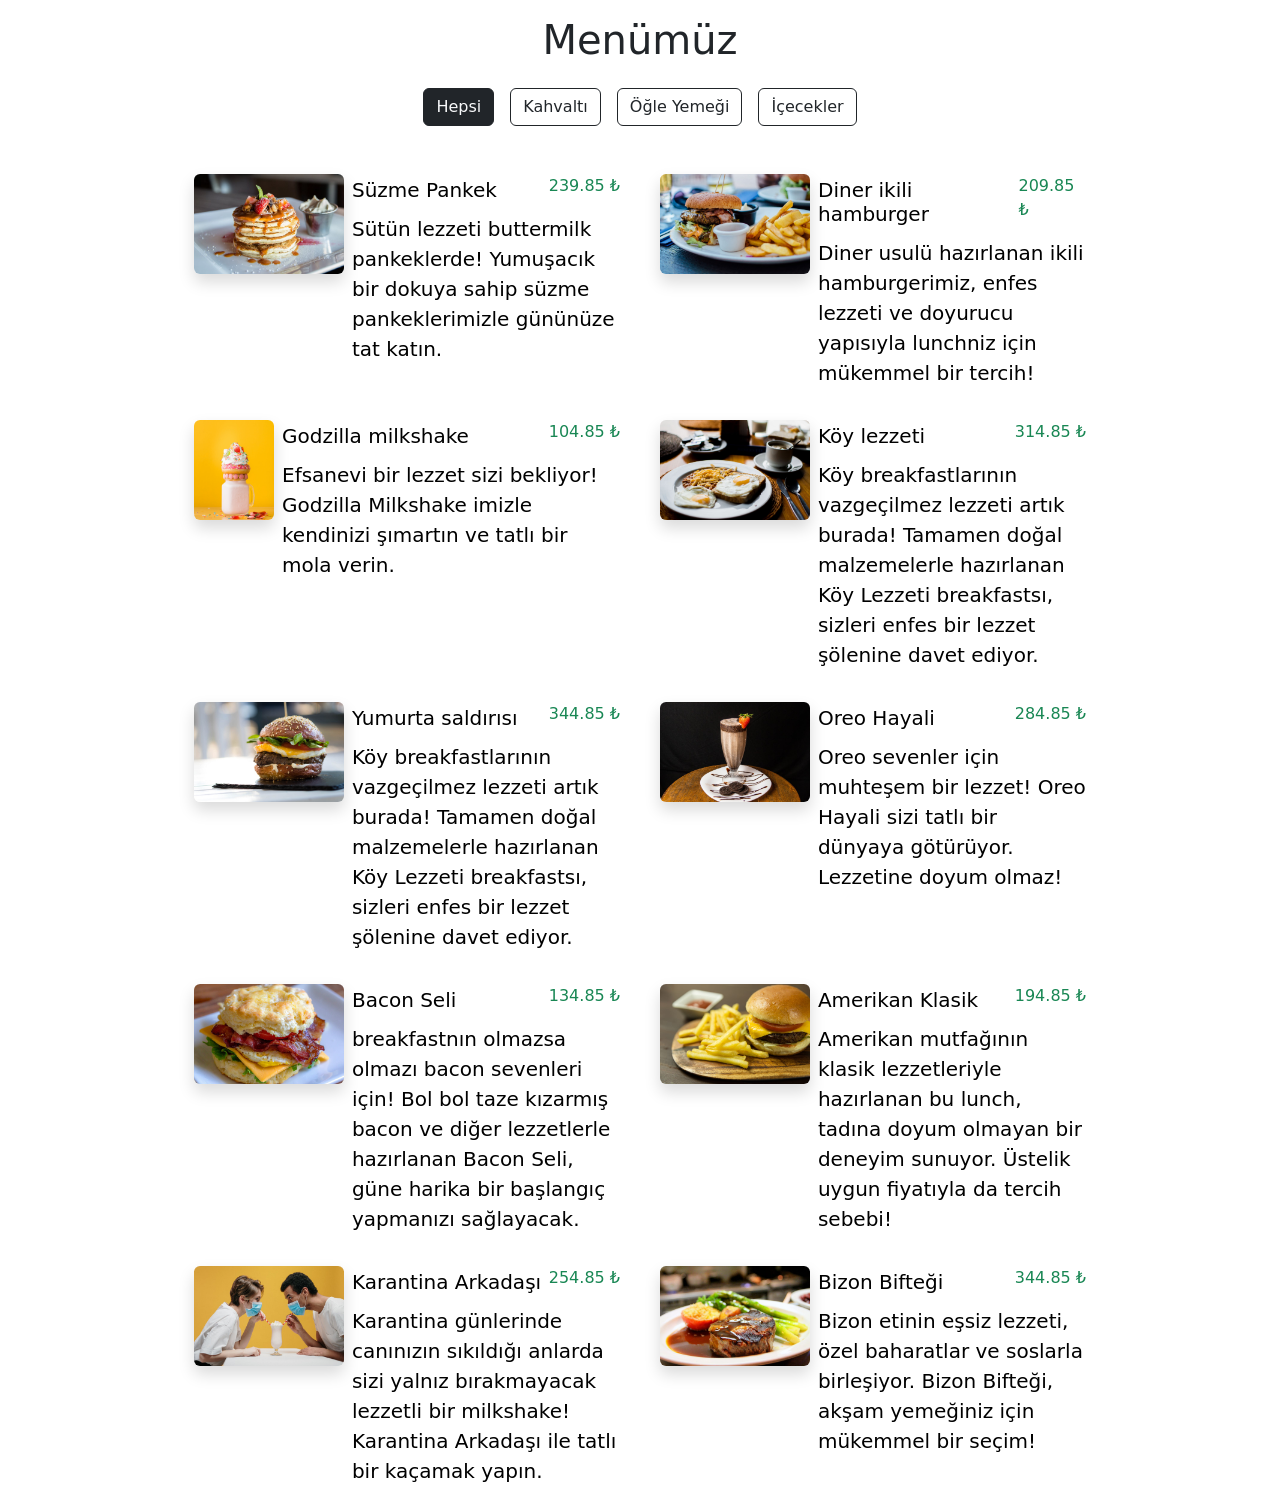
<file: index.html>
<!DOCTYPE html>
<html lang="en">
  <head>
    <meta charset="UTF-8" />
    <meta name="viewport" content="width=device-width, initial-scale=1.0" />
    <title>Ana Sayfa</title>
    <!-- Bootstrap cdn bağlantı -->
    <link
      href="https://cdn.jsdelivr.net/npm/bootstrap@5.3.3/dist/css/bootstrap.min.css"
      rel="stylesheet"
      integrity="sha384-QWTKZyjpPEjISv5WaRU9OFeRpok6YctnYmDr5pNlyT2bRjXh0JMhjY6hW+ALEwIH"
      crossorigin="anonymous"
    />

    <!-- Bootstrap icons -->
    <link
      rel="stylesheet"
      href="https://cdn.jsdelivr.net/npm/bootstrap-icons@1.11.3/font/bootstrap-icons.min.css"
    />

    <!-- Css bağlantı -->
    <link rel="stylesheet" href="style.css" />
  </head>
  <body>
    <!-- top area -->
    <h1 class="text-center my-3">Menümüz</h1>

    <!-- buttons area -->
    <div
      class="d-flex justify-content-center align-items-center gap-3 mt-4"
      id="buttons-area"
    >
      <!-- <button class="btn btn-outline-dark" data-category="all">Hepsi</button>
      <button class="btn btn-outline-dark" data-category="breakfast">
        Kahvaltı
      </button>
      <button class="btn btn-outline-dark" data-category="lunch">
        Öğle Yemeği
      </button>
      <button class="btn btn-outline-dark" data-category="shakes">
        İçecekler
      </button> -->
    </div>

    <!-- menu area -->
    <div class="row justify-content-center gap-3 mt-5" id="menu-area">
      <!-- <a
        id="card"
        class="text-decoration-none text-black d-flex flex-column flex-md-row gap-2"
        href="./productDetail.html"
      >
        <img src="./images/item-1.jpeg" alt="" class="rounded shadow" />
        <div>
          <div class="d-flex justify-content-between align-items-center">
            <h5>Süzme Pankek</h5>
            <p class="text-success">239.85 ₺</p>
          </div>
          <p class="lead">
            Sütün lezzeti buttermilk pankeklerde! Yumuşacık bir dokuya sahip
            süzme pankeklerimizle gününüze tat katın.
          </p>
        </div>
      </a>
  -->
    </div>

    <!-- js dosyası -->
    <script src="./js/main.js" type="module"></script>
  </body>
</html>
</file>
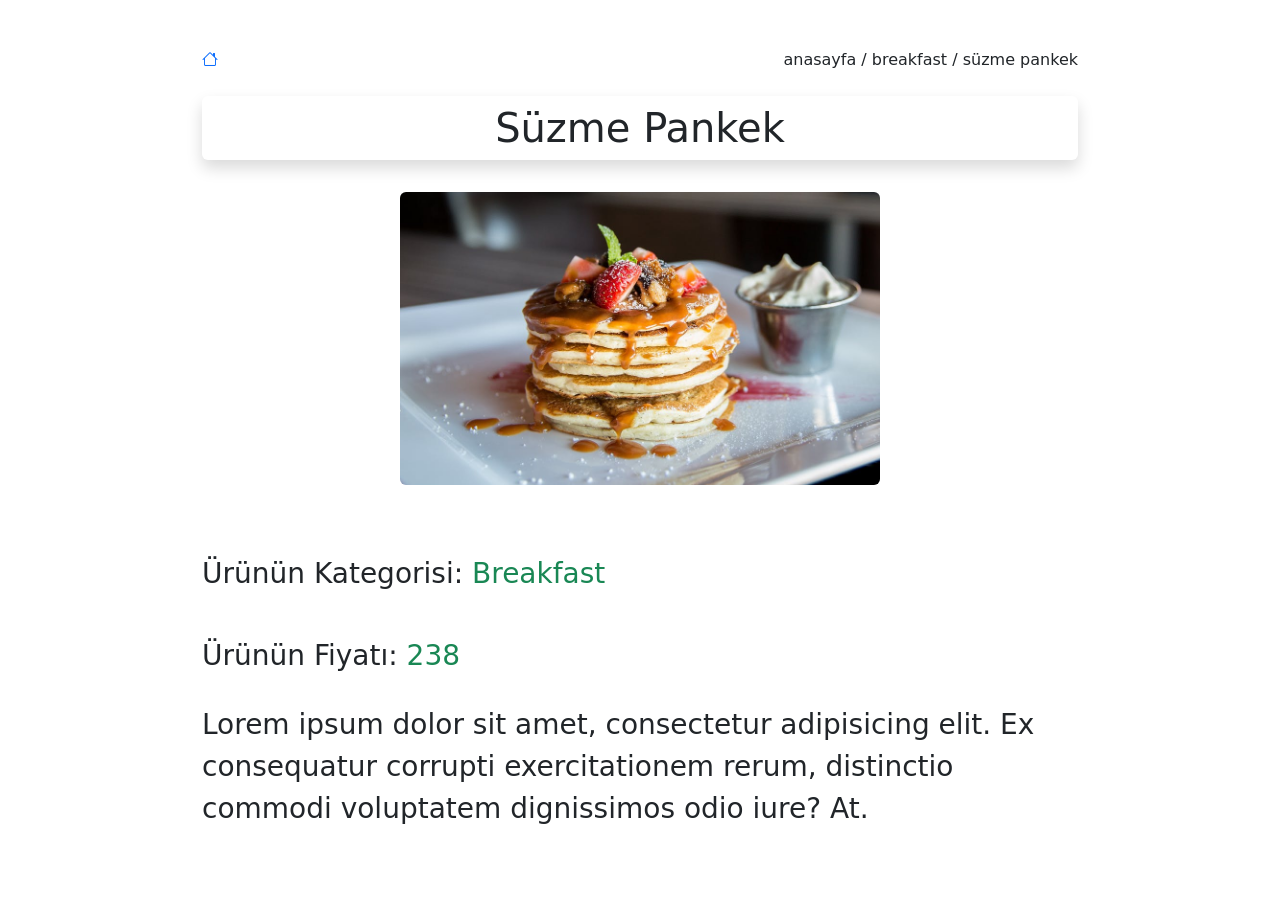
<file: productDetail.html>
<!DOCTYPE html>
<html lang="en">
  <head>
    <meta charset="UTF-8" />
    <meta name="viewport" content="width=device-width, initial-scale=1.0" />
    <title>Ürünler</title>

    <!-- Bootstrap cdn bağlantı -->
    <link
      href="https://cdn.jsdelivr.net/npm/bootstrap@5.3.3/dist/css/bootstrap.min.css"
      rel="stylesheet"
      integrity="sha384-QWTKZyjpPEjISv5WaRU9OFeRpok6YctnYmDr5pNlyT2bRjXh0JMhjY6hW+ALEwIH"
      crossorigin="anonymous"
    />

    <!-- Bootstrap icons -->
    <link
      rel="stylesheet"
      href="https://cdn.jsdelivr.net/npm/bootstrap-icons@1.11.3/font/bootstrap-icons.min.css"
    />

    <!-- Css bağlantı -->
    <link rel="stylesheet" href="style.css" />
  </head>
  <body>
    <div
      class="container d-flex flex-column gap-4 my-5"
      id="outlet"
      style="max-width: 900px"
    >
      <div class="d-flex justify-content-between align-items-center">
        <a href="./index.html">
          <i class="bi bi-house"></i>
        </a>
        <div>anasayfa / breakfast / süzme pankek</div>
      </div>
      <h1 class="text-center shadow p-2 rounded">Süzme Pankek</h1>
      <div class="d-flex justify-content-center align-items-center">
        <img
          class="rounded"
          src="./images/item-1.jpeg"
          alt=""
          style="max-width: 480px"
        />
      </div>
      <div>
        <h3 class="my-5">
          Ürünün Kategorisi: <span class="text-success">Breakfast</span>
        </h3>
        <h3>Ürünün Fiyatı: <span class="text-success">238</span></h3>
      </div>
      <p class="lead fs-3">
        Lorem ipsum dolor sit amet, consectetur adipisicing elit. Ex consequatur
        corrupti exercitationem rerum, distinctio commodi voluptatem dignissimos
        odio iure? At.
      </p>
    </div>

    <script src="./js/detail.js" type="module"></script>
  </body>
</html>
</file>
<file: style.css>
* {
  margin: 0;
  padding: 0;
  box-sizing: border-box;
}

#card {
  max-width: 450px;
}

#card img {
  width: 150px;
  height: 100px;
}

@media (max-width: 760px) {
  #card {
    max-width: 400px;
  }
  #card img {
    width: 100%;
    height: 240px;
  }
}
</file>
